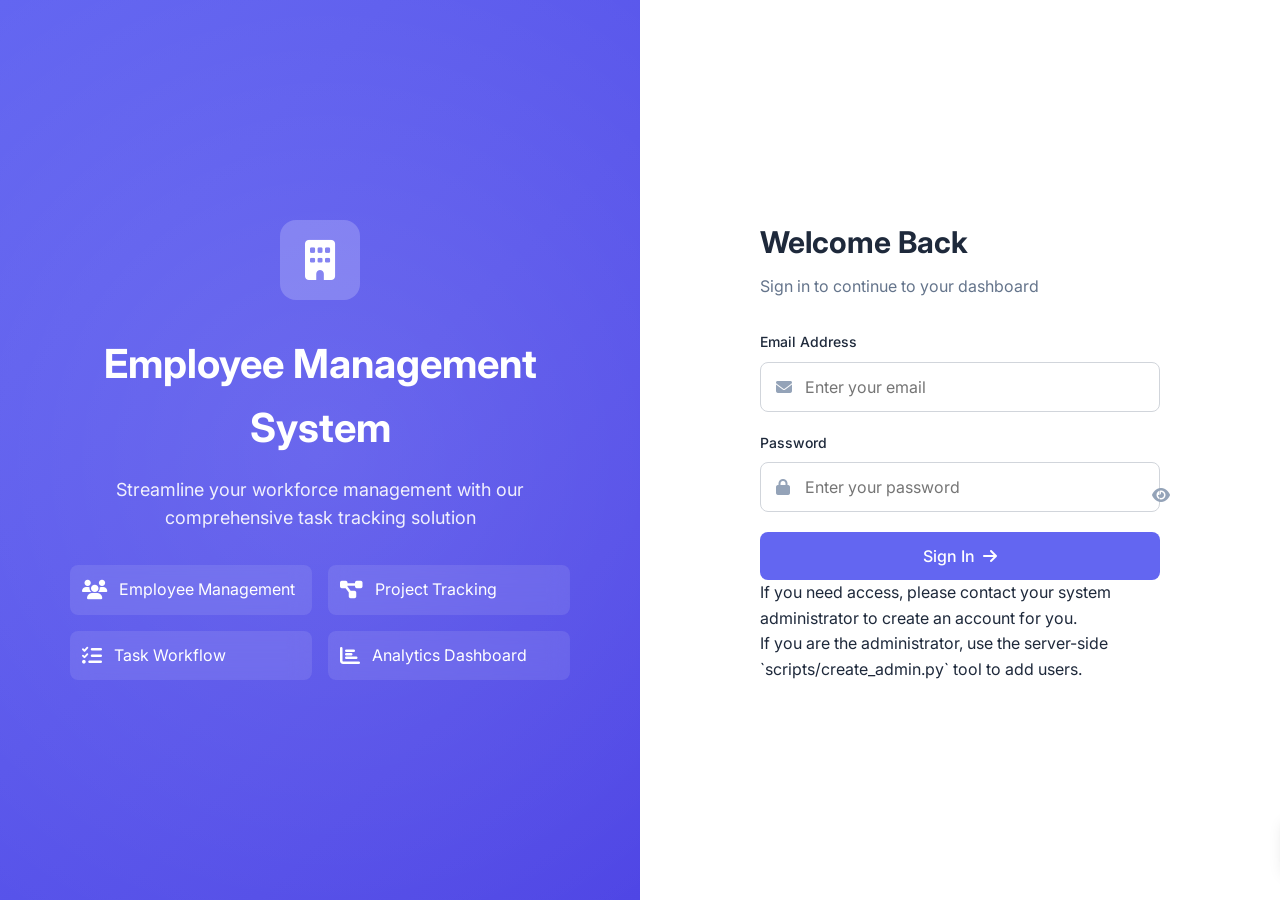
<file: static/index.html>
<!DOCTYPE html>
<html lang="en">
<head>
    <meta charset="UTF-8">
    <meta name="viewport" content="width=device-width, initial-scale=1.0">
    <title>Employee Management System</title>
    <link rel="stylesheet" href="/static/css/style.css">
    <link href="https://cdnjs.cloudflare.com/ajax/libs/font-awesome/6.4.0/css/all.min.css" rel="stylesheet">
    <link href="https://fonts.googleapis.com/css2?family=Inter:wght@300;400;500;600;700&display=swap" rel="stylesheet">
</head>
<body>
    <!-- Login Page -->
    <div id="login-page" class="page active">
        <div class="login-container">
            <div class="login-left">
                <div class="login-branding">
                    <div class="logo-icon">
                        <i class="fas fa-building"></i>
                    </div>
                    <h1>Employee Management System</h1>
                    <p>Streamline your workforce management with our comprehensive task tracking solution</p>
                    <div class="features-list">
                        <div class="feature-item">
                            <i class="fas fa-users"></i>
                            <span>Employee Management</span>
                        </div>
                        <div class="feature-item">
                            <i class="fas fa-project-diagram"></i>
                            <span>Project Tracking</span>
                        </div>
                        <div class="feature-item">
                            <i class="fas fa-tasks"></i>
                            <span>Task Workflow</span>
                        </div>
                        <div class="feature-item">
                            <i class="fas fa-chart-bar"></i>
                            <span>Analytics Dashboard</span>
                        </div>
                    </div>
                </div>
            </div>
            <div class="login-right">
                <div class="login-form-container">
                    <h2>Welcome Back</h2>
                    <p class="login-subtitle">Sign in to continue to your dashboard</p>
                    
                    <form id="login-form">
                        <div class="form-group">
                            <label for="email">Email Address</label>
                            <div class="input-wrapper">
                                <i class="fas fa-envelope"></i>
                                <input type="email" id="email" placeholder="Enter your email" required>
                            </div>
                        </div>
                        
                        <div class="form-group">
                            <label for="password">Password</label>
                            <div class="input-wrapper">
                                <i class="fas fa-lock"></i>
                                <input type="password" id="password" placeholder="Enter your password" required>
                                <button type="button" class="toggle-password" onclick="togglePassword()">
                                    <i class="fas fa-eye"></i>
                                </button>
                            </div>
                        </div>
                        
                        <div id="login-error" class="error-message" style="display: none;"></div>
                        
                        <button type="submit" class="btn-primary btn-block">
                            <span>Sign In</span>
                            <i class="fas fa-arrow-right"></i>
                        </button>
                    </form>
                    
                    <div class="request-access">
                        <p>If you need access, please contact your system administrator to create an account for you.</p>
                        <p>If you are the administrator, use the server-side `scripts/create_admin.py` tool to add users.</p>
                    </div>
                </div>
            </div>
        </div>
    </div>

    <!-- Main Application -->
    <div id="app-page" class="page">
        <!-- Sidebar -->
        <aside class="sidebar">
            <div class="sidebar-header">
                <div class="logo">
                    <i class="fas fa-building"></i>
                    <span>EMS</span>
                </div>
            </div>
            
            <nav class="sidebar-nav">
                <a href="#" class="nav-item active" data-section="dashboard">
                    <i class="fas fa-th-large"></i>
                    <span>Dashboard</span>
                </a>
                <a href="#" class="nav-item" data-section="employees" id="nav-employees">
                    <i class="fas fa-users"></i>
                    <span>Employees</span>
                </a>
                <a href="#" class="nav-item" data-section="departments" id="nav-departments">
                    <i class="fas fa-sitemap"></i>
                    <span>Departments</span>
                </a>
                <a href="#" class="nav-item" data-section="projects" id="nav-projects">
                    <i class="fas fa-project-diagram"></i>
                    <span>Projects</span>
                </a>
                <a href="#" class="nav-item" data-section="tasks">
                    <i class="fas fa-tasks"></i>
                    <span>Tasks</span>
                </a>
            </nav>
            
            <div class="sidebar-footer">
                <a href="#" class="nav-item" onclick="logout()">
                    <i class="fas fa-sign-out-alt"></i>
                    <span>Logout</span>
                </a>
            </div>
        </aside>

        <!-- Main Content -->
        <main class="main-content">
            <!-- Header -->
            <header class="main-header">
                <div class="header-left">
                    <button class="menu-toggle" onclick="toggleSidebar()">
                        <i class="fas fa-bars"></i>
                    </button>
                    <h1 id="page-title">Dashboard</h1>
                </div>
                <div class="header-right">
                    <div class="search-box">
                        <i class="fas fa-search"></i>
                        <input type="text" placeholder="Search..." id="global-search">
                    </div>
                    <div class="user-info">
                        <div class="user-avatar">
                            <i class="fas fa-user"></i>
                        </div>
                        <div class="user-details">
                            <span class="user-name" id="user-name">Loading...</span>
                            <span class="user-role" id="user-role">Loading...</span>
                        </div>
                    </div>
                </div>
            </header>

            <!-- Content Area -->
            <div class="content-area">
                <!-- Dashboard Section -->
                <section id="dashboard-section" class="content-section active">
                    <div class="stats-grid">
                        <div class="stat-card employees">
                            <div class="stat-icon">
                                <i class="fas fa-users"></i>
                            </div>
                            <div class="stat-info">
                                <h3 id="stat-employees">0</h3>
                                <p>Total Employees</p>
                            </div>
                        </div>
                        <div class="stat-card departments">
                            <div class="stat-icon">
                                <i class="fas fa-sitemap"></i>
                            </div>
                            <div class="stat-info">
                                <h3 id="stat-departments">0</h3>
                                <p>Departments</p>
                            </div>
                        </div>
                        <div class="stat-card projects">
                            <div class="stat-icon">
                                <i class="fas fa-project-diagram"></i>
                            </div>
                            <div class="stat-info">
                                <h3 id="stat-projects">0</h3>
                                <p>Active Projects</p>
                            </div>
                        </div>
                        <div class="stat-card tasks">
                            <div class="stat-icon">
                                <i class="fas fa-tasks"></i>
                            </div>
                            <div class="stat-info">
                                <h3 id="stat-tasks">0</h3>
                                <p>Total Tasks</p>
                            </div>
                        </div>
                    </div>

                    <div class="dashboard-grid">
                        <div class="dashboard-card task-overview">
                            <div class="card-header">
                                <h3>Task Overview</h3>
                            </div>
                            <div class="card-body">
                                <div class="task-stats">
                                    <div class="task-stat">
                                        <span class="count" id="tasks-assigned">0</span>
                                        <span class="label">Assigned</span>
                                        <div class="progress-bar">
                                            <div class="progress assigned" id="progress-assigned" style="width: 0%"></div>
                                        </div>
                                    </div>
                                    <div class="task-stat">
                                        <span class="count" id="tasks-progress">0</span>
                                        <span class="label">In Progress</span>
                                        <div class="progress-bar">
                                            <div class="progress in-progress" id="progress-in-progress" style="width: 0%"></div>
                                        </div>
                                    </div>
                                    <div class="task-stat">
                                        <span class="count" id="tasks-completed">0</span>
                                        <span class="label">Completed</span>
                                        <div class="progress-bar">
                                            <div class="progress completed" id="progress-completed" style="width: 0%"></div>
                                        </div>
                                    </div>
                                    <div class="task-stat">
                                        <span class="count overdue" id="tasks-overdue">0</span>
                                        <span class="label">Overdue</span>
                                        <div class="progress-bar">
                                            <div class="progress overdue" id="progress-overdue" style="width: 0%"></div>
                                        </div>
                                    </div>
                                </div>
                            </div>
                        </div>

                        <div class="dashboard-card recent-tasks">
                            <div class="card-header">
                                <h3>My Recent Tasks</h3>
                                <a href="#" onclick="showSection('tasks')">View All</a>
                            </div>
                            <div class="card-body">
                                <div class="task-list" id="recent-tasks-list">
                                    <!-- Tasks will be loaded dynamically -->
                                </div>
                            </div>
                        </div>
                    </div>
                </section>

                <!-- Employees Section -->
                <section id="employees-section" class="content-section">
                    <div class="section-header">
                        <h2>Employees</h2>
                        <button class="btn-primary" onclick="showModal('employee-modal')" id="btn-add-employee">
                            <i class="fas fa-plus"></i>
                            <span>Add Employee</span>
                        </button>
                        <button class="btn-secondary" onclick="showModal('invite-modal')" id="btn-invite-user">
                            <i class="fas fa-user-plus"></i>
                            <span>Invite User</span>
                        </button>
                    </div>
                    
                    <div class="filters-bar">
                        <div class="search-filter">
                            <i class="fas fa-search"></i>
                            <input type="text" placeholder="Search employees..." id="employee-search" oninput="searchEmployees()">
                        </div>
                        <select id="employee-department-filter" onchange="filterEmployees()">
                            <option value="">All Departments</option>
                        </select>
                        <select id="employee-status-filter" onchange="filterEmployees()">
                            <option value="">All Status</option>
                            <option value="true">Active</option>
                            <option value="false">Inactive</option>
                        </select>
                    </div>
                    
                    <div class="data-table-container">
                        <table class="data-table">
                            <thead>
                                <tr>
                                    <th>Employee</th>
                                    <th>Email</th>
                                    <th>Department</th>
                                    <th>Designation</th>
                                    <th>Status</th>
                                    <th>Actions</th>
                                </tr>
                            </thead>
                            <tbody id="employees-table-body">
                                <!-- Employees will be loaded dynamically -->
                            </tbody>
                        </table>
                    </div>
                    
                    <div class="pagination" id="employees-pagination">
                        <!-- Pagination will be loaded dynamically -->
                    </div>
                </section>

                        <!-- Invite User Modal -->
                        <div id="invite-modal" class="modal">
                            <div class="modal-content">
                                <h3>Invite User</h3>
                                <div class="form-group">
                                    <label>Email</label>
                                    <input type="email" id="invite-email" placeholder="user@example.com">
                                </div>
                                <div class="form-group">
                                    <label>Full name</label>
                                    <input type="text" id="invite-fullname" placeholder="Full Name">
                                </div>
                                <div class="form-group">
                                    <label>Role</label>
                                    <select id="invite-role">
                                        <option value="EMPLOYEE">Employee</option>
                                        <option value="MANAGER">Manager</option>
                                        <option value="ADMIN">Admin</option>
                                    </select>
                                </div>
                                <div class="form-group">
                                    <label>Temporary password (or leave blank to generate invite token)</label>
                                    <input type="password" id="invite-password" placeholder="Temporary password">
                                </div>
                                <div class="form-group">
                                    <label><input type="checkbox" id="invite-generate-token"> Generate invite token instead of setting password</label>
                                </div>
                                <div class="form-group" id="invite-token-area" style="display:none;">
                                    <label>Invite token (copy and send to user)</label>
                                    <textarea id="invite-token" readonly rows="3" style="width:100%"></textarea>
                                </div>
                                <div class="modal-actions">
                                    <button class="btn-primary" onclick="submitInvite()">Invite</button>
                                    <button class="btn-secondary" onclick="closeModal('invite-modal')">Cancel</button>
                                </div>
                            </div>
                        </div>

                <!-- Departments Section -->
                <section id="departments-section" class="content-section">
                    <div class="section-header">
                        <h2>Departments</h2>
                        <button class="btn-primary" onclick="showModal('department-modal')" id="btn-add-department">
                            <i class="fas fa-plus"></i>
                            <span>Add Department</span>
                        </button>
                    </div>
                    
                    <div class="departments-grid" id="departments-grid">
                        <!-- Departments will be loaded dynamically -->
                    </div>
                </section>

                <!-- Projects Section -->
                <section id="projects-section" class="content-section">
                    <div class="section-header">
                        <h2>Projects</h2>
                        <button class="btn-primary" onclick="showModal('project-modal')" id="btn-add-project">
                            <i class="fas fa-plus"></i>
                            <span>Add Project</span>
                        </button>
                    </div>
                    
                    <div class="filters-bar">
                        <div class="search-filter">
                            <i class="fas fa-search"></i>
                            <input type="text" placeholder="Search projects..." id="project-search" oninput="searchProjects()">
                        </div>
                        <select id="project-status-filter" onchange="filterProjects()">
                            <option value="">All Status</option>
                            <option value="planning">Planning</option>
                            <option value="in_progress">In Progress</option>
                            <option value="on_hold">On Hold</option>
                            <option value="completed">Completed</option>
                        </select>
                    </div>
                    
                    <div class="projects-grid" id="projects-grid">
                        <!-- Projects will be loaded dynamically -->
                    </div>
                </section>

                <!-- Tasks Section -->
                <section id="tasks-section" class="content-section">
                    <div class="section-header">
                        <h2>Tasks</h2>
                        <button class="btn-primary" onclick="showModal('task-modal')" id="btn-add-task">
                            <i class="fas fa-plus"></i>
                            <span>Add Task</span>
                        </button>
                    </div>
                    
                    <div class="filters-bar">
                        <div class="search-filter">
                            <i class="fas fa-search"></i>
                            <input type="text" placeholder="Search tasks..." id="task-search" oninput="searchTasks()">
                        </div>
                        <select id="task-project-filter" onchange="filterTasks()">
                            <option value="">All Projects</option>
                        </select>
                        <select id="task-status-filter" onchange="filterTasks()">
                            <option value="">All Status</option>
                            <option value="assigned">Assigned</option>
                            <option value="in_progress">In Progress</option>
                            <option value="on_hold">On Hold</option>
                            <option value="completed">Completed</option>
                        </select>
                        <select id="task-priority-filter" onchange="filterTasks()">
                            <option value="">All Priority</option>
                            <option value="low">Low</option>
                            <option value="medium">Medium</option>
                            <option value="high">High</option>
                            <option value="urgent">Urgent</option>
                        </select>
                    </div>
                    
                    <div class="tasks-board" id="tasks-board">
                        <div class="task-column" data-status="assigned">
                            <div class="column-header">
                                <span class="status-dot assigned"></span>
                                <h4>Assigned</h4>
                                <span class="task-count" id="count-assigned">0</span>
                            </div>
                            <div class="column-tasks" id="tasks-assigned-column">
                                <!-- Tasks will be loaded dynamically -->
                            </div>
                        </div>
                        <div class="task-column" data-status="in_progress">
                            <div class="column-header">
                                <span class="status-dot in-progress"></span>
                                <h4>In Progress</h4>
                                <span class="task-count" id="count-in-progress">0</span>
                            </div>
                            <div class="column-tasks" id="tasks-in-progress-column">
                                <!-- Tasks will be loaded dynamically -->
                            </div>
                        </div>
                        <div class="task-column" data-status="completed">
                            <div class="column-header">
                                <span class="status-dot completed"></span>
                                <h4>Completed</h4>
                                <span class="task-count" id="count-completed">0</span>
                            </div>
                            <div class="column-tasks" id="tasks-completed-column">
                                <!-- Tasks will be loaded dynamically -->
                            </div>
                        </div>
                    </div>
                </section>
            </div>
        </main>
    </div>

    <!-- Modals -->
    <!-- Employee Modal -->
    <div id="employee-modal" class="modal">
        <div class="modal-content">
            <div class="modal-header">
                <h3 id="employee-modal-title">Add New Employee</h3>
                <button class="close-btn" onclick="closeModal('employee-modal')">
                    <i class="fas fa-times"></i>
                </button>
            </div>
            <form id="employee-form">
                <input type="hidden" id="employee-id">
                <div class="form-row">
                    <div class="form-group">
                        <label for="emp-first-name">First Name *</label>
                        <input type="text" id="emp-first-name" required>
                    </div>
                    <div class="form-group">
                        <label for="emp-last-name">Last Name *</label>
                        <input type="text" id="emp-last-name" required>
                    </div>
                </div>
                <div class="form-row">
                    <div class="form-group">
                        <label for="emp-email">Email *</label>
                        <input type="email" id="emp-email" required>
                    </div>
                    <div class="form-group">
                        <label for="emp-phone">Phone</label>
                        <input type="text" id="emp-phone">
                    </div>
                </div>
                <div class="form-row">
                    <div class="form-group">
                        <label for="emp-department">Department</label>
                        <select id="emp-department">
                            <option value="">Select Department</option>
                        </select>
                    </div>
                    <div class="form-group">
                        <label for="emp-designation">Designation</label>
                        <input type="text" id="emp-designation">
                    </div>
                </div>
                <div class="form-row">
                    <div class="form-group">
                        <label for="emp-hire-date">Hire Date *</label>
                        <input type="date" id="emp-hire-date" required>
                    </div>
                    <div class="form-group">
                        <label for="emp-salary">Salary</label>
                        <input type="number" id="emp-salary" min="0" step="0.01">
                    </div>
                </div>
                <div class="form-group" id="create-account-group">
                    <label class="checkbox-label">
                        <input type="checkbox" id="emp-create-account">
                        <span>Create user account for login</span>
                    </label>
                </div>
                <div class="form-group" id="emp-password-group" style="display: none;">
                    <label for="emp-password">Password *</label>
                    <input type="password" id="emp-password" minlength="6">
                </div>
                <div class="modal-footer">
                    <button type="button" class="btn-secondary" onclick="closeModal('employee-modal')">Cancel</button>
                    <button type="submit" class="btn-primary">Save Employee</button>
                </div>
            </form>
        </div>
    </div>

    <!-- Department Modal -->
    <div id="department-modal" class="modal">
        <div class="modal-content">
            <div class="modal-header">
                <h3 id="department-modal-title">Add New Department</h3>
                <button class="close-btn" onclick="closeModal('department-modal')">
                    <i class="fas fa-times"></i>
                </button>
            </div>
            <form id="department-form">
                <input type="hidden" id="department-id">
                <div class="form-group">
                    <label for="dept-name">Department Name *</label>
                    <input type="text" id="dept-name" required>
                </div>
                <div class="form-group">
                    <label for="dept-code">Department Code *</label>
                    <input type="text" id="dept-code" required maxlength="10">
                </div>
                <div class="form-group">
                    <label for="dept-description">Description</label>
                    <textarea id="dept-description" rows="3"></textarea>
                </div>
                <div class="form-group">
                    <label for="dept-manager">Manager</label>
                    <select id="dept-manager">
                        <option value="">Select Manager</option>
                    </select>
                </div>
                <div class="modal-footer">
                    <button type="button" class="btn-secondary" onclick="closeModal('department-modal')">Cancel</button>
                    <button type="submit" class="btn-primary">Save Department</button>
                </div>
            </form>
        </div>
    </div>

    <!-- Project Modal -->
    <div id="project-modal" class="modal">
        <div class="modal-content">
            <div class="modal-header">
                <h3 id="project-modal-title">Add New Project</h3>
                <button class="close-btn" onclick="closeModal('project-modal')">
                    <i class="fas fa-times"></i>
                </button>
            </div>
            <form id="project-form">
                <input type="hidden" id="project-id">
                <div class="form-row">
                    <div class="form-group">
                        <label for="proj-name">Project Name *</label>
                        <input type="text" id="proj-name" required>
                    </div>
                    <div class="form-group">
                        <label for="proj-code">Project Code *</label>
                        <input type="text" id="proj-code" required maxlength="10">
                    </div>
                </div>
                <div class="form-group">
                    <label for="proj-description">Description</label>
                    <textarea id="proj-description" rows="3"></textarea>
                </div>
                <div class="form-row">
                    <div class="form-group">
                        <label for="proj-department">Department</label>
                        <select id="proj-department">
                            <option value="">Select Department</option>
                        </select>
                    </div>
                    <div class="form-group">
                        <label for="proj-manager">Project Manager</label>
                        <select id="proj-manager">
                            <option value="">Select Manager</option>
                        </select>
                    </div>
                </div>
                <div class="form-row">
                    <div class="form-group">
                        <label for="proj-status">Status</label>
                        <select id="proj-status">
                            <option value="planning">Planning</option>
                            <option value="in_progress">In Progress</option>
                            <option value="on_hold">On Hold</option>
                            <option value="completed">Completed</option>
                        </select>
                    </div>
                    <div class="form-group">
                        <label for="proj-priority">Priority</label>
                        <select id="proj-priority">
                            <option value="low">Low</option>
                            <option value="medium" selected>Medium</option>
                            <option value="high">High</option>
                            <option value="critical">Critical</option>
                        </select>
                    </div>
                </div>
                <div class="form-row">
                    <div class="form-group">
                        <label for="proj-start-date">Start Date</label>
                        <input type="date" id="proj-start-date">
                    </div>
                    <div class="form-group">
                        <label for="proj-end-date">End Date</label>
                        <input type="date" id="proj-end-date">
                    </div>
                </div>
                <div class="modal-footer">
                    <button type="button" class="btn-secondary" onclick="closeModal('project-modal')">Cancel</button>
                    <button type="submit" class="btn-primary">Save Project</button>
                </div>
            </form>
        </div>
    </div>

    <!-- Task Modal -->
    <div id="task-modal" class="modal">
        <div class="modal-content">
            <div class="modal-header">
                <h3 id="task-modal-title">Add New Task</h3>
                <button class="close-btn" onclick="closeModal('task-modal')">
                    <i class="fas fa-times"></i>
                </button>
            </div>
            <form id="task-form">
                <input type="hidden" id="task-id">
                <div class="form-group">
                    <label for="task-title">Task Title *</label>
                    <input type="text" id="task-title" required>
                </div>
                <div class="form-group">
                    <label for="task-description">Description</label>
                    <textarea id="task-description" rows="3"></textarea>
                </div>
                <div class="form-row">
                    <div class="form-group">
                        <label for="task-project">Project</label>
                        <select id="task-project">
                            <option value="">Select Project</option>
                        </select>
                    </div>
                    <div class="form-group">
                        <label for="task-assignee">Assignee</label>
                        <select id="task-assignee">
                            <option value="">Select Assignee</option>
                        </select>
                    </div>
                </div>
                <div class="form-row">
                    <div class="form-group">
                        <label for="task-priority">Priority</label>
                        <select id="task-priority">
                            <option value="low">Low</option>
                            <option value="medium" selected>Medium</option>
                            <option value="high">High</option>
                            <option value="urgent">Urgent</option>
                        </select>
                    </div>
                    <div class="form-group">
                        <label for="task-due-date">Due Date</label>
                        <input type="date" id="task-due-date">
                    </div>
                </div>
                <div class="form-group">
                    <label for="task-estimated-hours">Estimated Hours</label>
                    <input type="number" id="task-estimated-hours" min="0">
                </div>
                <div class="modal-footer">
                    <button type="button" class="btn-secondary" onclick="closeModal('task-modal')">Cancel</button>
                    <button type="submit" class="btn-primary">Save Task</button>
                </div>
            </form>
        </div>
    </div>

    <!-- Task Detail Modal -->
    <div id="task-detail-modal" class="modal">
        <div class="modal-content modal-lg">
            <div class="modal-header">
                <h3 id="task-detail-title">Task Details</h3>
                <button class="close-btn" onclick="closeModal('task-detail-modal')">
                    <i class="fas fa-times"></i>
                </button>
            </div>
            <div class="modal-body" id="task-detail-body">
                <!-- Task details will be loaded dynamically -->
            </div>
        </div>
    </div>

    <!-- Toast Notification -->
    <div id="toast" class="toast">
        <div class="toast-content">
            <i class="fas fa-check-circle"></i>
            <span id="toast-message">Success!</span>
        </div>
    </div>

    <!-- Loading Overlay -->
    <div id="loading-overlay" class="loading-overlay" style="display: none;">
        <div class="spinner"></div>
    </div>

    <script src="/static/js/app.js"></script>
</body>
</html>
</file>
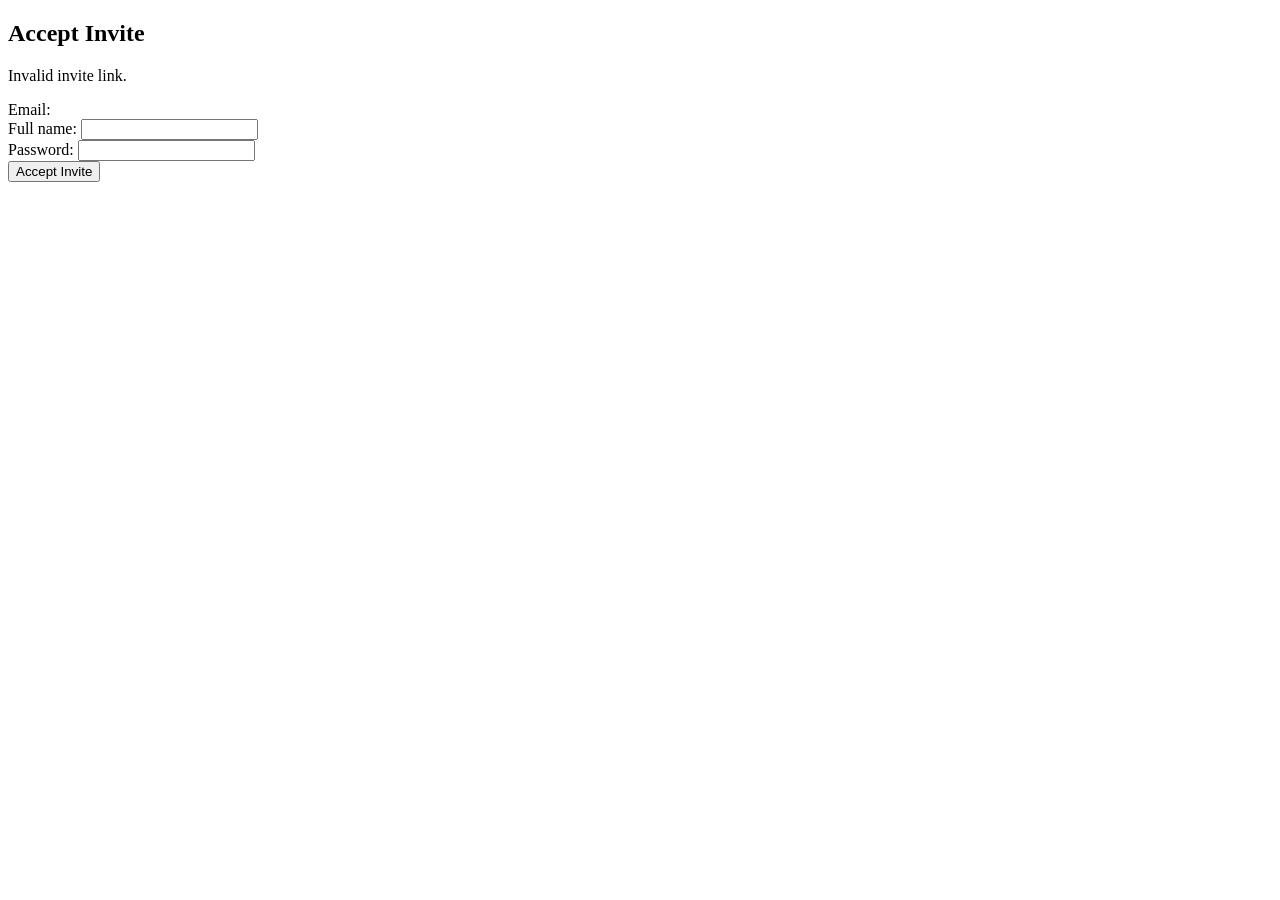
<file: static/invite_accept.html>
<!doctype html>
<html>
  <head>
    <meta charset="utf-8" />
    <meta name="viewport" content="width=device-width, initial-scale=1" />
    <title>Accept Invite</title>
  </head>
  <body>
    <h2>Accept Invite</h2>
    <p id="message">Please set your password to accept the invite.</p>
    <div>
      <label>Email: <span id="invite-email"></span></label>
    </div>
    <div>
      <label>Full name: <input id="invite-fullname" /></label>
    </div>
    <div>
      <label>Password: <input id="invite-password" type="password" /></label>
    </div>
    <div>
      <button id="accept-btn">Accept Invite</button>
    </div>

    <script>
      const params = new URLSearchParams(window.location.search);
      const token = params.get('token');
      if (!token) {
        document.getElementById('message').textContent = 'Invalid invite link.';
      }

      // Show token email if present (decoded via API would be better)
      document.getElementById('accept-btn').addEventListener('click', async () => {
        const email = document.getElementById('invite-email').textContent || '';
        const full_name = document.getElementById('invite-fullname').value;
        const password = document.getElementById('invite-password').value;
        if (!password || !full_name) { alert('Fill name and password'); return; }

        try {
          const res = await fetch('/api/invite/accept', {
            method: 'POST',
            headers: { 'Content-Type': 'application/json' },
            body: JSON.stringify({ token, email, password, full_name })
          });
          const json = await res.json();
          if (!res.ok) throw new Error(json.detail || 'Invite accept failed');
          alert('Account created. You can now login.');
          window.location.href = '/';
        } catch (err) {
          alert(err.message || 'Error');
        }
      });
    </script>
  </body>
  </html>
</file>
<file: static/css/style.css>
/* ========================================
   Employee Management System - Styles
   Modern, Professional, and Responsive
   ======================================== */

/* CSS Variables */
:root {
    /* Primary Colors */
    --primary: #6366f1;
    --primary-dark: #4f46e5;
    --primary-light: #818cf8;
    
    /* Status Colors */
    --success: #10b981;
    --warning: #f59e0b;
    --danger: #ef4444;
    --info: #3b82f6;
    
    /* Neutral Colors */
    --gray-50: #f9fafb;
    --gray-100: #f3f4f6;
    --gray-200: #e5e7eb;
    --gray-300: #d1d5db;
    --gray-400: #9ca3af;
    --gray-500: #6b7280;
    --gray-600: #4b5563;
    --gray-700: #374151;
    --gray-800: #1f2937;
    --gray-900: #111827;
    
    /* Background */
    --bg-primary: #f8fafc;
    --bg-secondary: #ffffff;
    --bg-tertiary: #f1f5f9;
    
    /* Text */
    --text-primary: #1e293b;
    --text-secondary: #64748b;
    --text-muted: #94a3b8;
    
    /* Shadows */
    --shadow-sm: 0 1px 2px 0 rgba(0, 0, 0, 0.05);
    --shadow: 0 1px 3px 0 rgba(0, 0, 0, 0.1), 0 1px 2px -1px rgba(0, 0, 0, 0.1);
    --shadow-md: 0 4px 6px -1px rgba(0, 0, 0, 0.1), 0 2px 4px -2px rgba(0, 0, 0, 0.1);
    --shadow-lg: 0 10px 15px -3px rgba(0, 0, 0, 0.1), 0 4px 6px -4px rgba(0, 0, 0, 0.1);
    --shadow-xl: 0 20px 25px -5px rgba(0, 0, 0, 0.1), 0 8px 10px -6px rgba(0, 0, 0, 0.1);
    
    /* Border Radius */
    --radius-sm: 0.375rem;
    --radius: 0.5rem;
    --radius-md: 0.75rem;
    --radius-lg: 1rem;
    --radius-xl: 1.5rem;
    
    /* Transitions */
    --transition-fast: 150ms ease;
    --transition: 200ms ease;
    --transition-slow: 300ms ease;
    
    /* Sidebar */
    --sidebar-width: 260px;
    --sidebar-collapsed: 70px;
}

/* Reset & Base */
*, *::before, *::after {
    box-sizing: border-box;
    margin: 0;
    padding: 0;
}

html {
    font-size: 16px;
    scroll-behavior: smooth;
}

body {
    font-family: 'Inter', -apple-system, BlinkMacSystemFont, 'Segoe UI', Roboto, sans-serif;
    background: var(--bg-primary);
    color: var(--text-primary);
    line-height: 1.6;
    -webkit-font-smoothing: antialiased;
    -moz-osx-font-smoothing: grayscale;
}

a {
    text-decoration: none;
    color: inherit;
}

button {
    cursor: pointer;
    font-family: inherit;
}

input, select, textarea {
    font-family: inherit;
}

/* Page System */
.page {
    display: none;
    min-height: 100vh;
}

.page.active {
    display: flex;
}

/* ========================================
   Login Page Styles
   ======================================== */
.login-container {
    display: flex;
    min-height: 100vh;
    width: 100%;
}

.login-left {
    flex: 1;
    background: linear-gradient(135deg, var(--primary) 0%, var(--primary-dark) 100%);
    padding: 3rem;
    display: flex;
    align-items: center;
    justify-content: center;
    position: relative;
    overflow: hidden;
}

.login-left::before {
    content: '';
    position: absolute;
    top: -50%;
    left: -50%;
    width: 200%;
    height: 200%;
    background: radial-gradient(circle, rgba(255,255,255,0.1) 0%, transparent 50%);
    animation: rotate 30s linear infinite;
}

@keyframes rotate {
    from { transform: rotate(0deg); }
    to { transform: rotate(360deg); }
}

.login-branding {
    position: relative;
    z-index: 1;
    color: white;
    max-width: 500px;
    text-align: center;
}

.logo-icon {
    width: 80px;
    height: 80px;
    background: rgba(255,255,255,0.2);
    border-radius: var(--radius-lg);
    display: flex;
    align-items: center;
    justify-content: center;
    margin: 0 auto 2rem;
    font-size: 2.5rem;
}

.login-branding h1 {
    font-size: 2.5rem;
    font-weight: 700;
    margin-bottom: 1rem;
}

.login-branding p {
    font-size: 1.125rem;
    opacity: 0.9;
    margin-bottom: 2rem;
}

.features-list {
    display: grid;
    grid-template-columns: repeat(2, 1fr);
    gap: 1rem;
    text-align: left;
}

.feature-item {
    display: flex;
    align-items: center;
    gap: 0.75rem;
    padding: 0.75rem;
    background: rgba(255,255,255,0.1);
    border-radius: var(--radius);
    backdrop-filter: blur(10px);
}

.feature-item i {
    font-size: 1.25rem;
}

.login-right {
    flex: 1;
    display: flex;
    align-items: center;
    justify-content: center;
    padding: 3rem;
    background: var(--bg-secondary);
}

.login-form-container {
    width: 100%;
    max-width: 400px;
}

.login-form-container h2 {
    font-size: 1.875rem;
    font-weight: 700;
    margin-bottom: 0.5rem;
}

.login-subtitle {
    color: var(--text-secondary);
    margin-bottom: 2rem;
}

.form-group {
    margin-bottom: 1.25rem;
}

.form-group label {
    display: block;
    font-size: 0.875rem;
    font-weight: 500;
    color: var(--text-primary);
    margin-bottom: 0.5rem;
}

.input-wrapper {
    position: relative;
    display: flex;
    align-items: center;
}

.input-wrapper i {
    position: absolute;
    left: 1rem;
    color: var(--text-muted);
    font-size: 1rem;
}

.input-wrapper input {
    width: 100%;
    padding: 0.875rem 1rem 0.875rem 2.75rem;
    border: 1px solid var(--gray-300);
    border-radius: var(--radius);
    font-size: 1rem;
    transition: var(--transition);
    background: var(--bg-secondary);
}

.input-wrapper input:focus {
    outline: none;
    border-color: var(--primary);
    box-shadow: 0 0 0 3px rgba(99, 102, 241, 0.1);
}

.toggle-password {
    position: absolute;
    right: 1rem;
    background: none;
    border: none;
    color: var(--text-muted);
    padding: 0.25rem;
}

.toggle-password:hover {
    color: var(--text-primary);
}

.error-message {
    background: #fef2f2;
    color: var(--danger);
    padding: 0.75rem 1rem;
    border-radius: var(--radius);
    font-size: 0.875rem;
    margin-bottom: 1rem;
    border-left: 3px solid var(--danger);
}

.btn-primary {
    display: inline-flex;
    align-items: center;
    justify-content: center;
    gap: 0.5rem;
    padding: 0.875rem 1.5rem;
    background: var(--primary);
    color: white;
    border: none;
    border-radius: var(--radius);
    font-size: 1rem;
    font-weight: 500;
    transition: var(--transition);
}

.btn-primary:hover {
    background: var(--primary-dark);
    transform: translateY(-1px);
    box-shadow: var(--shadow-md);
}

.btn-primary:active {
    transform: translateY(0);
}

.btn-block {
    width: 100%;
}

.btn-secondary {
    display: inline-flex;
    align-items: center;
    justify-content: center;
    gap: 0.5rem;
    padding: 0.875rem 1.5rem;
    background: var(--gray-100);
    color: var(--text-primary);
    border: 1px solid var(--gray-300);
    border-radius: var(--radius);
    font-size: 1rem;
    font-weight: 500;
    transition: var(--transition);
}

.btn-secondary:hover {
    background: var(--gray-200);
}

.demo-credentials {
    margin-top: 2rem;
    padding-top: 2rem;
    border-top: 1px solid var(--gray-200);
}

.demo-credentials h4 {
    font-size: 0.875rem;
    color: var(--text-secondary);
    margin-bottom: 1rem;
}

.credential-cards {
    display: flex;
    flex-direction: column;
    gap: 0.5rem;
}

.credential-card {
    display: flex;
    align-items: center;
    gap: 0.75rem;
    padding: 0.75rem;
    background: var(--gray-50);
    border: 1px solid var(--gray-200);
    border-radius: var(--radius);
    cursor: pointer;
    transition: var(--transition);
}

.credential-card:hover {
    background: var(--gray-100);
    border-color: var(--primary);
}

.role-badge {
    padding: 0.25rem 0.5rem;
    border-radius: var(--radius-sm);
    font-size: 0.75rem;
    font-weight: 600;
    text-transform: uppercase;
}

.role-badge.admin {
    background: #fef3c7;
    color: #d97706;
}

.role-badge.manager {
    background: #dbeafe;
    color: #2563eb;
}

.role-badge.employee {
    background: #d1fae5;
    color: #059669;
}

.credential-card .email {
    font-size: 0.875rem;
    color: var(--text-secondary);
}

/* ========================================
   Main Application Layout
   ======================================== */
#app-page {
    display: none;
}

#app-page.active {
    display: flex;
}

/* Sidebar */
.sidebar {
    width: var(--sidebar-width);
    height: 100vh;
    background: var(--gray-900);
    position: fixed;
    left: 0;
    top: 0;
    display: flex;
    flex-direction: column;
    transition: var(--transition-slow);
    z-index: 100;
}

.sidebar.collapsed {
    width: var(--sidebar-collapsed);
}

.sidebar-header {
    padding: 1.5rem;
    border-bottom: 1px solid rgba(255,255,255,0.1);
}

.logo {
    display: flex;
    align-items: center;
    gap: 0.75rem;
    color: white;
    font-size: 1.25rem;
    font-weight: 700;
}

.logo i {
    font-size: 1.5rem;
    color: var(--primary-light);
}

.sidebar-nav {
    flex: 1;
    padding: 1rem 0.75rem;
    display: flex;
    flex-direction: column;
    gap: 0.25rem;
}

.nav-item {
    display: flex;
    align-items: center;
    gap: 0.75rem;
    padding: 0.875rem 1rem;
    color: var(--gray-400);
    border-radius: var(--radius);
    transition: var(--transition);
}

.nav-item:hover {
    background: rgba(255,255,255,0.05);
    color: white;
}

.nav-item.active {
    background: var(--primary);
    color: white;
}

.nav-item i {
    font-size: 1.125rem;
    width: 1.5rem;
    text-align: center;
}

.sidebar-footer {
    padding: 1rem 0.75rem;
    border-top: 1px solid rgba(255,255,255,0.1);
}

/* Main Content */
.main-content {
    flex: 1;
    margin-left: var(--sidebar-width);
    min-height: 100vh;
    transition: var(--transition-slow);
}

.sidebar.collapsed + .main-content {
    margin-left: var(--sidebar-collapsed);
}

/* Header */
.main-header {
    height: 70px;
    background: var(--bg-secondary);
    border-bottom: 1px solid var(--gray-200);
    display: flex;
    align-items: center;
    justify-content: space-between;
    padding: 0 2rem;
    position: sticky;
    top: 0;
    z-index: 50;
}

.header-left {
    display: flex;
    align-items: center;
    gap: 1rem;
}

.menu-toggle {
    display: none;
    background: none;
    border: none;
    font-size: 1.25rem;
    color: var(--text-secondary);
    padding: 0.5rem;
}

.header-left h1 {
    font-size: 1.5rem;
    font-weight: 600;
}

.header-right {
    display: flex;
    align-items: center;
    gap: 1.5rem;
}

.search-box {
    position: relative;
}

.search-box i {
    position: absolute;
    left: 1rem;
    top: 50%;
    transform: translateY(-50%);
    color: var(--text-muted);
}

.search-box input {
    padding: 0.625rem 1rem 0.625rem 2.5rem;
    border: 1px solid var(--gray-300);
    border-radius: var(--radius-lg);
    width: 280px;
    background: var(--gray-50);
    transition: var(--transition);
}

.search-box input:focus {
    outline: none;
    border-color: var(--primary);
    background: white;
    width: 320px;
}

.user-info {
    display: flex;
    align-items: center;
    gap: 0.75rem;
}

.user-avatar {
    width: 40px;
    height: 40px;
    background: var(--primary-light);
    border-radius: 50%;
    display: flex;
    align-items: center;
    justify-content: center;
    color: white;
}

.user-details {
    display: flex;
    flex-direction: column;
}

.user-name {
    font-weight: 500;
    font-size: 0.875rem;
}

.user-role {
    font-size: 0.75rem;
    color: var(--text-secondary);
    text-transform: capitalize;
}

/* Content Area */
.content-area {
    padding: 2rem;
}

.content-section {
    display: none;
}

.content-section.active {
    display: block;
    animation: fadeIn 0.3s ease;
}

@keyframes fadeIn {
    from { opacity: 0; transform: translateY(10px); }
    to { opacity: 1; transform: translateY(0); }
}

/* ========================================
   Dashboard Styles
   ======================================== */
.stats-grid {
    display: grid;
    grid-template-columns: repeat(4, 1fr);
    gap: 1.5rem;
    margin-bottom: 2rem;
}

.stat-card {
    background: var(--bg-secondary);
    border-radius: var(--radius-lg);
    padding: 1.5rem;
    display: flex;
    align-items: center;
    gap: 1rem;
    box-shadow: var(--shadow);
    transition: var(--transition);
}

.stat-card:hover {
    transform: translateY(-2px);
    box-shadow: var(--shadow-lg);
}

.stat-icon {
    width: 56px;
    height: 56px;
    border-radius: var(--radius-md);
    display: flex;
    align-items: center;
    justify-content: center;
    font-size: 1.5rem;
}

.stat-card.employees .stat-icon {
    background: #dbeafe;
    color: #2563eb;
}

.stat-card.departments .stat-icon {
    background: #d1fae5;
    color: #059669;
}

.stat-card.projects .stat-icon {
    background: #fef3c7;
    color: #d97706;
}

.stat-card.tasks .stat-icon {
    background: #ede9fe;
    color: #7c3aed;
}

.stat-info h3 {
    font-size: 1.75rem;
    font-weight: 700;
    line-height: 1;
}

.stat-info p {
    color: var(--text-secondary);
    font-size: 0.875rem;
    margin-top: 0.25rem;
}

/* Dashboard Grid */
.dashboard-grid {
    display: grid;
    grid-template-columns: 1fr 1fr;
    gap: 1.5rem;
}

.dashboard-card {
    background: var(--bg-secondary);
    border-radius: var(--radius-lg);
    box-shadow: var(--shadow);
    overflow: hidden;
}

.card-header {
    padding: 1.25rem 1.5rem;
    border-bottom: 1px solid var(--gray-200);
    display: flex;
    align-items: center;
    justify-content: space-between;
}

.card-header h3 {
    font-size: 1rem;
    font-weight: 600;
}

.card-header a {
    color: var(--primary);
    font-size: 0.875rem;
    font-weight: 500;
}

.card-header a:hover {
    text-decoration: underline;
}

.card-body {
    padding: 1.5rem;
}

/* Task Stats */
.task-stats {
    display: flex;
    flex-direction: column;
    gap: 1.25rem;
}

.task-stat {
    display: grid;
    grid-template-columns: 60px 100px 1fr;
    align-items: center;
    gap: 1rem;
}

.task-stat .count {
    font-size: 1.5rem;
    font-weight: 700;
}

.task-stat .count.overdue {
    color: var(--danger);
}

.task-stat .label {
    color: var(--text-secondary);
    font-size: 0.875rem;
}

.progress-bar {
    height: 8px;
    background: var(--gray-200);
    border-radius: 4px;
    overflow: hidden;
}

.progress {
    height: 100%;
    border-radius: 4px;
    transition: width 0.5s ease;
}

.progress.assigned {
    background: var(--info);
}

.progress.in-progress {
    background: var(--warning);
}

.progress.completed {
    background: var(--success);
}

.progress.overdue {
    background: var(--danger);
}

/* Task List */
.task-list {
    display: flex;
    flex-direction: column;
    gap: 0.75rem;
}

.task-item {
    display: flex;
    align-items: center;
    gap: 1rem;
    padding: 1rem;
    background: var(--gray-50);
    border-radius: var(--radius);
    cursor: pointer;
    transition: var(--transition);
}

.task-item:hover {
    background: var(--gray-100);
}

.task-status-dot {
    width: 10px;
    height: 10px;
    border-radius: 50%;
    flex-shrink: 0;
}

.task-status-dot.assigned {
    background: var(--info);
}

.task-status-dot.in_progress {
    background: var(--warning);
}

.task-status-dot.completed {
    background: var(--success);
}

.task-item-info {
    flex: 1;
    min-width: 0;
}

.task-item-title {
    font-weight: 500;
    white-space: nowrap;
    overflow: hidden;
    text-overflow: ellipsis;
}

.task-item-meta {
    display: flex;
    gap: 1rem;
    font-size: 0.75rem;
    color: var(--text-secondary);
    margin-top: 0.25rem;
}

.priority-badge {
    padding: 0.125rem 0.5rem;
    border-radius: var(--radius-sm);
    font-size: 0.75rem;
    font-weight: 500;
    text-transform: capitalize;
}

.priority-badge.low {
    background: #d1fae5;
    color: #059669;
}

.priority-badge.medium {
    background: #dbeafe;
    color: #2563eb;
}

.priority-badge.high {
    background: #fef3c7;
    color: #d97706;
}

.priority-badge.urgent {
    background: #fee2e2;
    color: #dc2626;
}

/* ========================================
   Section Headers & Filters
   ======================================== */
.section-header {
    display: flex;
    align-items: center;
    justify-content: space-between;
    margin-bottom: 1.5rem;
}

.section-header h2 {
    font-size: 1.5rem;
    font-weight: 600;
}

.filters-bar {
    display: flex;
    gap: 1rem;
    margin-bottom: 1.5rem;
    flex-wrap: wrap;
}

.search-filter {
    position: relative;
    flex: 1;
    min-width: 250px;
    max-width: 400px;
}

.search-filter i {
    position: absolute;
    left: 1rem;
    top: 50%;
    transform: translateY(-50%);
    color: var(--text-muted);
}

.search-filter input {
    width: 100%;
    padding: 0.75rem 1rem 0.75rem 2.5rem;
    border: 1px solid var(--gray-300);
    border-radius: var(--radius);
    transition: var(--transition);
}

.search-filter input:focus {
    outline: none;
    border-color: var(--primary);
}

.filters-bar select {
    padding: 0.75rem 2rem 0.75rem 1rem;
    border: 1px solid var(--gray-300);
    border-radius: var(--radius);
    background: white url("data:image/svg+xml,%3Csvg xmlns='http://www.w3.org/2000/svg' width='12' height='12' viewBox='0 0 12 12'%3E%3Cpath fill='%236b7280' d='M6 8L1 3h10z'/%3E%3C/svg%3E") no-repeat right 0.75rem center;
    appearance: none;
    cursor: pointer;
    transition: var(--transition);
}

.filters-bar select:focus {
    outline: none;
    border-color: var(--primary);
}

/* ========================================
   Data Table
   ======================================== */
.data-table-container {
    background: var(--bg-secondary);
    border-radius: var(--radius-lg);
    box-shadow: var(--shadow);
    overflow: hidden;
    margin-bottom: 1.5rem;
}

.data-table {
    width: 100%;
    border-collapse: collapse;
}

.data-table th {
    text-align: left;
    padding: 1rem 1.5rem;
    background: var(--gray-50);
    font-weight: 600;
    font-size: 0.75rem;
    text-transform: uppercase;
    color: var(--text-secondary);
    border-bottom: 1px solid var(--gray-200);
}

.data-table td {
    padding: 1rem 1.5rem;
    border-bottom: 1px solid var(--gray-100);
}

.data-table tbody tr:hover {
    background: var(--gray-50);
}

.data-table tbody tr:last-child td {
    border-bottom: none;
}

.employee-cell {
    display: flex;
    align-items: center;
    gap: 0.75rem;
}

.employee-avatar {
    width: 40px;
    height: 40px;
    background: var(--primary-light);
    border-radius: 50%;
    display: flex;
    align-items: center;
    justify-content: center;
    color: white;
    font-weight: 600;
    font-size: 0.875rem;
}

.employee-name {
    font-weight: 500;
}

.employee-code {
    font-size: 0.75rem;
    color: var(--text-secondary);
}

.status-badge {
    display: inline-flex;
    align-items: center;
    gap: 0.375rem;
    padding: 0.25rem 0.75rem;
    border-radius: 9999px;
    font-size: 0.75rem;
    font-weight: 500;
}

.status-badge.active {
    background: #d1fae5;
    color: #059669;
}

.status-badge.inactive {
    background: #fee2e2;
    color: #dc2626;
}

.status-dot {
    width: 6px;
    height: 6px;
    border-radius: 50%;
}

.status-badge.active .status-dot {
    background: #059669;
}

.status-badge.inactive .status-dot {
    background: #dc2626;
}

.action-buttons {
    display: flex;
    gap: 0.5rem;
}

.btn-icon {
    width: 32px;
    height: 32px;
    border: none;
    border-radius: var(--radius-sm);
    display: flex;
    align-items: center;
    justify-content: center;
    transition: var(--transition);
}

.btn-icon.edit {
    background: #dbeafe;
    color: #2563eb;
}

.btn-icon.edit:hover {
    background: #bfdbfe;
}

.btn-icon.delete {
    background: #fee2e2;
    color: #dc2626;
}

.btn-icon.delete:hover {
    background: #fecaca;
}

/* Pagination */
.pagination {
    display: flex;
    align-items: center;
    justify-content: center;
    gap: 0.5rem;
}

.pagination button {
    padding: 0.5rem 0.875rem;
    border: 1px solid var(--gray-300);
    background: white;
    border-radius: var(--radius-sm);
    font-size: 0.875rem;
    transition: var(--transition);
}

.pagination button:hover:not(:disabled) {
    border-color: var(--primary);
    color: var(--primary);
}

.pagination button.active {
    background: var(--primary);
    border-color: var(--primary);
    color: white;
}

.pagination button:disabled {
    opacity: 0.5;
    cursor: not-allowed;
}

/* ========================================
   Department Cards
   ======================================== */
.departments-grid {
    display: grid;
    grid-template-columns: repeat(auto-fill, minmax(300px, 1fr));
    gap: 1.5rem;
}

.department-card {
    background: var(--bg-secondary);
    border-radius: var(--radius-lg);
    padding: 1.5rem;
    box-shadow: var(--shadow);
    transition: var(--transition);
    border-left: 4px solid var(--primary);
}

.department-card:hover {
    transform: translateY(-2px);
    box-shadow: var(--shadow-lg);
}

.department-card-header {
    display: flex;
    align-items: flex-start;
    justify-content: space-between;
    margin-bottom: 1rem;
}

.department-card-header h3 {
    font-size: 1.125rem;
    font-weight: 600;
}

.department-code {
    font-size: 0.75rem;
    color: var(--text-secondary);
    background: var(--gray-100);
    padding: 0.25rem 0.5rem;
    border-radius: var(--radius-sm);
}

.department-description {
    color: var(--text-secondary);
    font-size: 0.875rem;
    margin-bottom: 1rem;
    display: -webkit-box;
    -webkit-line-clamp: 2;
    -webkit-box-orient: vertical;
    overflow: hidden;
}

.department-stats {
    display: flex;
    gap: 1.5rem;
    padding-top: 1rem;
    border-top: 1px solid var(--gray-200);
}

.department-stat {
    text-align: center;
}

.department-stat span {
    display: block;
    font-size: 1.25rem;
    font-weight: 600;
    color: var(--primary);
}

.department-stat small {
    font-size: 0.75rem;
    color: var(--text-secondary);
}

.department-actions {
    display: flex;
    gap: 0.5rem;
    margin-top: 1rem;
}

/* ========================================
   Project Cards
   ======================================== */
.projects-grid {
    display: grid;
    grid-template-columns: repeat(auto-fill, minmax(320px, 1fr));
    gap: 1.5rem;
}

.project-card {
    background: var(--bg-secondary);
    border-radius: var(--radius-lg);
    padding: 1.5rem;
    box-shadow: var(--shadow);
    transition: var(--transition);
}

.project-card:hover {
    transform: translateY(-2px);
    box-shadow: var(--shadow-lg);
}

.project-card-header {
    display: flex;
    align-items: flex-start;
    justify-content: space-between;
    margin-bottom: 1rem;
}

.project-card-header h3 {
    font-size: 1.125rem;
    font-weight: 600;
}

.project-status {
    padding: 0.25rem 0.75rem;
    border-radius: 9999px;
    font-size: 0.75rem;
    font-weight: 500;
    text-transform: capitalize;
}

.project-status.planning {
    background: #e0e7ff;
    color: #4338ca;
}

.project-status.in_progress {
    background: #fef3c7;
    color: #d97706;
}

.project-status.on_hold {
    background: #fecaca;
    color: #dc2626;
}

.project-status.completed {
    background: #d1fae5;
    color: #059669;
}

.project-code {
    font-size: 0.75rem;
    color: var(--text-secondary);
    margin-bottom: 0.5rem;
}

.project-description {
    color: var(--text-secondary);
    font-size: 0.875rem;
    margin-bottom: 1rem;
    display: -webkit-box;
    -webkit-line-clamp: 2;
    -webkit-box-orient: vertical;
    overflow: hidden;
}

.project-meta {
    display: flex;
    flex-wrap: wrap;
    gap: 1rem;
    font-size: 0.75rem;
    color: var(--text-secondary);
    margin-bottom: 1rem;
}

.project-meta span {
    display: flex;
    align-items: center;
    gap: 0.375rem;
}

.project-progress {
    margin-bottom: 1rem;
}

.project-progress-header {
    display: flex;
    justify-content: space-between;
    margin-bottom: 0.5rem;
    font-size: 0.75rem;
}

.project-actions {
    display: flex;
    gap: 0.5rem;
}

/* ========================================
   Task Board (Kanban)
   ======================================== */
.tasks-board {
    display: grid;
    grid-template-columns: repeat(3, 1fr);
    gap: 1.5rem;
    min-height: 500px;
}

.task-column {
    background: var(--gray-100);
    border-radius: var(--radius-lg);
    padding: 1rem;
}

.column-header {
    display: flex;
    align-items: center;
    gap: 0.5rem;
    padding: 0.5rem;
    margin-bottom: 1rem;
}

.column-header .status-dot {
    width: 10px;
    height: 10px;
    border-radius: 50%;
}

.column-header .status-dot.assigned {
    background: var(--info);
}

.column-header .status-dot.in-progress {
    background: var(--warning);
}

.column-header .status-dot.completed {
    background: var(--success);
}

.column-header h4 {
    flex: 1;
    font-size: 0.875rem;
    font-weight: 600;
}

.task-count {
    background: var(--gray-300);
    color: var(--gray-700);
    padding: 0.125rem 0.5rem;
    border-radius: 9999px;
    font-size: 0.75rem;
    font-weight: 500;
}

.column-tasks {
    display: flex;
    flex-direction: column;
    gap: 0.75rem;
    min-height: 200px;
}

.task-card {
    background: white;
    border-radius: var(--radius);
    padding: 1rem;
    box-shadow: var(--shadow-sm);
    cursor: pointer;
    transition: var(--transition);
}

.task-card:hover {
    box-shadow: var(--shadow-md);
    transform: translateY(-2px);
}

.task-card-header {
    display: flex;
    align-items: flex-start;
    justify-content: space-between;
    margin-bottom: 0.75rem;
}

.task-card-title {
    font-weight: 500;
    font-size: 0.875rem;
    flex: 1;
}

.task-card-body {
    font-size: 0.75rem;
    color: var(--text-secondary);
    margin-bottom: 0.75rem;
    display: -webkit-box;
    -webkit-line-clamp: 2;
    -webkit-box-orient: vertical;
    overflow: hidden;
}

.task-card-footer {
    display: flex;
    align-items: center;
    justify-content: space-between;
    font-size: 0.75rem;
}

.task-assignee {
    display: flex;
    align-items: center;
    gap: 0.375rem;
    color: var(--text-secondary);
}

.task-assignee-avatar {
    width: 20px;
    height: 20px;
    background: var(--primary-light);
    border-radius: 50%;
    display: flex;
    align-items: center;
    justify-content: center;
    color: white;
    font-size: 0.625rem;
    font-weight: 600;
}

.task-due-date {
    color: var(--text-secondary);
}

.task-due-date.overdue {
    color: var(--danger);
    font-weight: 500;
}

/* ========================================
   Modal Styles
   ======================================== */
.modal {
    display: none;
    position: fixed;
    inset: 0;
    background: rgba(0, 0, 0, 0.5);
    z-index: 1000;
    align-items: center;
    justify-content: center;
    padding: 1rem;
    backdrop-filter: blur(4px);
}

.modal.active {
    display: flex;
    animation: fadeIn 0.2s ease;
}

.modal-content {
    background: white;
    border-radius: var(--radius-lg);
    width: 100%;
    max-width: 500px;
    max-height: 90vh;
    overflow-y: auto;
    animation: slideUp 0.3s ease;
}

.modal-content.modal-lg {
    max-width: 700px;
}

@keyframes slideUp {
    from {
        opacity: 0;
        transform: translateY(20px);
    }
    to {
        opacity: 1;
        transform: translateY(0);
    }
}

.modal-header {
    display: flex;
    align-items: center;
    justify-content: space-between;
    padding: 1.25rem 1.5rem;
    border-bottom: 1px solid var(--gray-200);
}

.modal-header h3 {
    font-size: 1.125rem;
    font-weight: 600;
}

.close-btn {
    background: none;
    border: none;
    font-size: 1.25rem;
    color: var(--text-secondary);
    padding: 0.25rem;
    transition: var(--transition);
}

.close-btn:hover {
    color: var(--text-primary);
}

.modal-body {
    padding: 1.5rem;
}

.modal form {
    padding: 1.5rem;
}

.form-row {
    display: grid;
    grid-template-columns: 1fr 1fr;
    gap: 1rem;
}

.modal .form-group input,
.modal .form-group select,
.modal .form-group textarea {
    width: 100%;
    padding: 0.75rem 1rem;
    border: 1px solid var(--gray-300);
    border-radius: var(--radius);
    font-size: 0.875rem;
    transition: var(--transition);
}

.modal .form-group input:focus,
.modal .form-group select:focus,
.modal .form-group textarea:focus {
    outline: none;
    border-color: var(--primary);
    box-shadow: 0 0 0 3px rgba(99, 102, 241, 0.1);
}

.modal .form-group textarea {
    resize: vertical;
    min-height: 80px;
}

.checkbox-label {
    display: flex;
    align-items: center;
    gap: 0.5rem;
    cursor: pointer;
}

.checkbox-label input[type="checkbox"] {
    width: 18px;
    height: 18px;
    accent-color: var(--primary);
}

.modal-footer {
    display: flex;
    gap: 1rem;
    justify-content: flex-end;
    padding-top: 1rem;
    border-top: 1px solid var(--gray-200);
    margin-top: 1rem;
}

/* Task Detail Modal */
.task-detail-header {
    margin-bottom: 1.5rem;
}

.task-detail-title {
    font-size: 1.25rem;
    font-weight: 600;
    margin-bottom: 0.5rem;
}

.task-detail-meta {
    display: flex;
    flex-wrap: wrap;
    gap: 1rem;
    font-size: 0.875rem;
    color: var(--text-secondary);
}

.task-detail-section {
    margin-bottom: 1.5rem;
}

.task-detail-section h4 {
    font-size: 0.75rem;
    text-transform: uppercase;
    color: var(--text-secondary);
    margin-bottom: 0.5rem;
}

.task-detail-section p {
    color: var(--text-primary);
}

.task-status-actions {
    display: flex;
    flex-wrap: wrap;
    gap: 0.5rem;
    margin-top: 1.5rem;
    padding-top: 1.5rem;
    border-top: 1px solid var(--gray-200);
}

.btn-status {
    padding: 0.5rem 1rem;
    border: 1px solid var(--gray-300);
    background: white;
    border-radius: var(--radius);
    font-size: 0.875rem;
    transition: var(--transition);
}

.btn-status:hover {
    background: var(--gray-100);
}

.btn-status.primary {
    background: var(--primary);
    border-color: var(--primary);
    color: white;
}

.btn-status.primary:hover {
    background: var(--primary-dark);
}

/* ========================================
   Toast Notification
   ======================================== */
.toast {
    position: fixed;
    bottom: 2rem;
    right: 2rem;
    background: var(--gray-900);
    color: white;
    padding: 1rem 1.5rem;
    border-radius: var(--radius);
    box-shadow: var(--shadow-lg);
    transform: translateX(calc(100% + 2rem));
    transition: transform 0.3s ease;
    z-index: 2000;
}

.toast.show {
    transform: translateX(0);
}

.toast.success {
    background: var(--success);
}

.toast.error {
    background: var(--danger);
}

.toast-content {
    display: flex;
    align-items: center;
    gap: 0.75rem;
}

.toast-content i {
    font-size: 1.25rem;
}

/* ========================================
   Loading Overlay
   ======================================== */
.loading-overlay {
    position: fixed;
    inset: 0;
    background: rgba(255, 255, 255, 0.9);
    display: flex;
    align-items: center;
    justify-content: center;
    z-index: 3000;
}

.spinner {
    width: 50px;
    height: 50px;
    border: 3px solid var(--gray-200);
    border-top-color: var(--primary);
    border-radius: 50%;
    animation: spin 1s linear infinite;
}

@keyframes spin {
    to { transform: rotate(360deg); }
}

/* ========================================
   Empty State
   ======================================== */
.empty-state {
    text-align: center;
    padding: 3rem;
    color: var(--text-secondary);
}

.empty-state i {
    font-size: 3rem;
    margin-bottom: 1rem;
    opacity: 0.5;
}

.empty-state h3 {
    font-size: 1.125rem;
    margin-bottom: 0.5rem;
    color: var(--text-primary);
}

.empty-state p {
    font-size: 0.875rem;
}

/* ========================================
   Responsive Design
   ======================================== */
@media (max-width: 1200px) {
    .stats-grid {
        grid-template-columns: repeat(2, 1fr);
    }
    
    .dashboard-grid {
        grid-template-columns: 1fr;
    }
    
    .tasks-board {
        grid-template-columns: 1fr;
    }
}

@media (max-width: 992px) {
    .login-left {
        display: none;
    }
    
    .sidebar {
        transform: translateX(-100%);
    }
    
    .sidebar.open {
        transform: translateX(0);
    }
    
    .main-content {
        margin-left: 0;
    }
    
    .menu-toggle {
        display: block;
    }
    
    .search-box {
        display: none;
    }
}

@media (max-width: 768px) {
    .content-area {
        padding: 1rem;
    }
    
    .stats-grid {
        grid-template-columns: 1fr;
    }
    
    .form-row {
        grid-template-columns: 1fr;
    }
    
    .filters-bar {
        flex-direction: column;
    }
    
    .search-filter {
        max-width: none;
    }
    
    .data-table-container {
        overflow-x: auto;
    }
    
    .data-table {
        min-width: 700px;
    }
    
    .main-header {
        padding: 0 1rem;
    }
}

@media (max-width: 576px) {
    .login-right {
        padding: 1.5rem;
    }
    
    .modal-content {
        margin: 0.5rem;
        max-height: calc(100vh - 1rem);
    }
    
    .header-right .user-details {
        display: none;
    }
}
</file>
